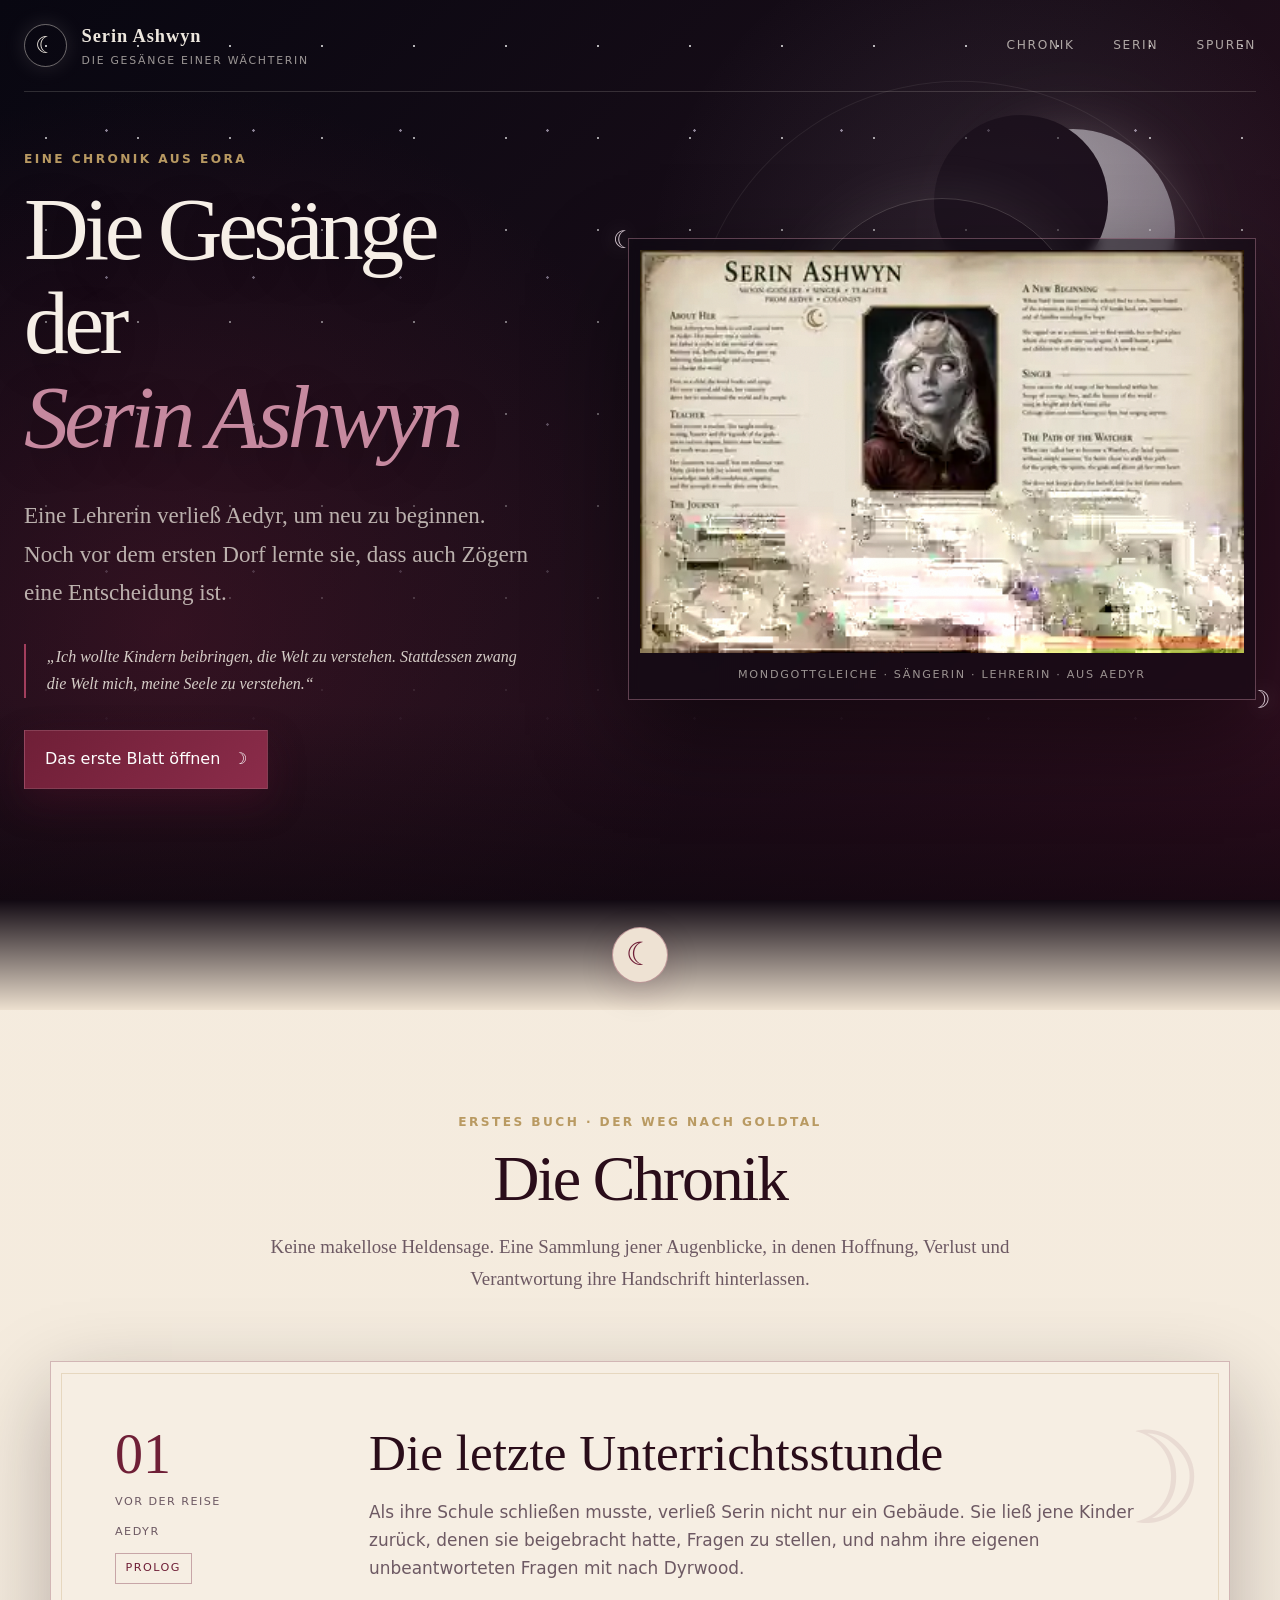
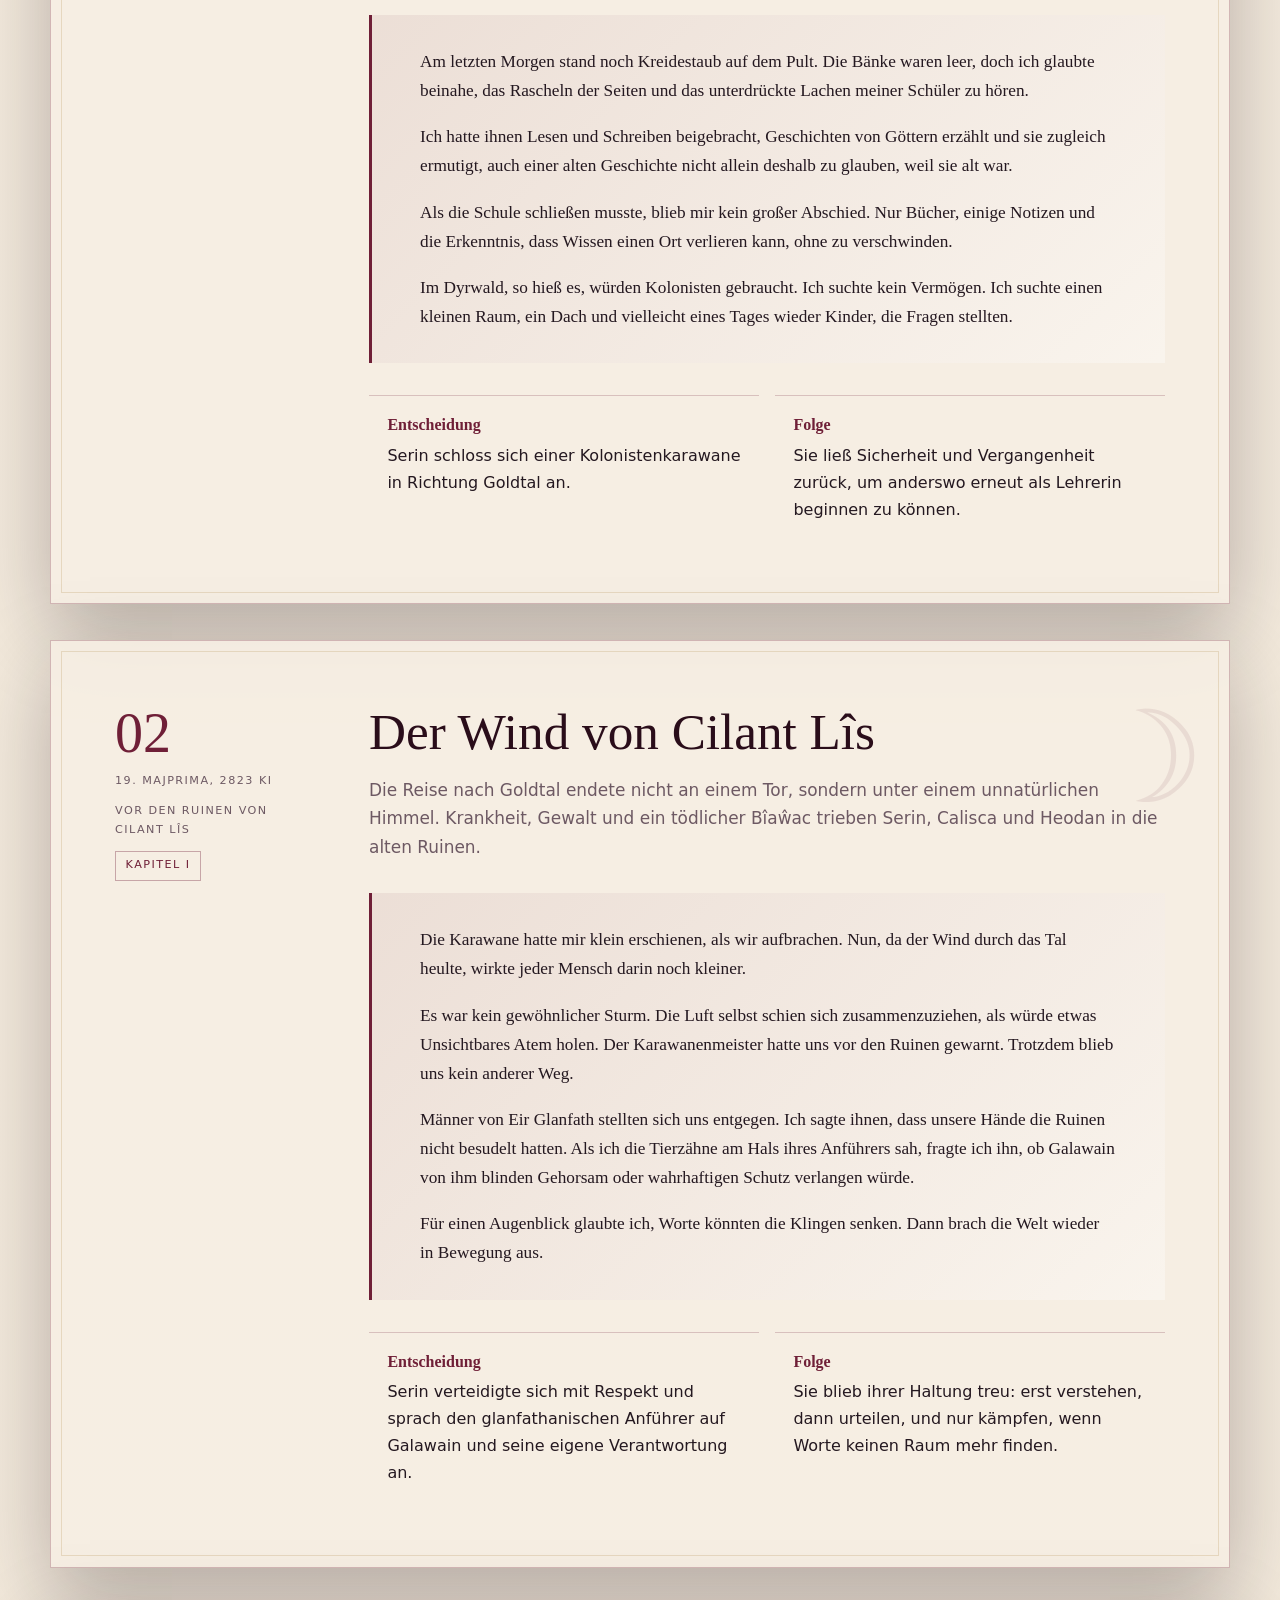
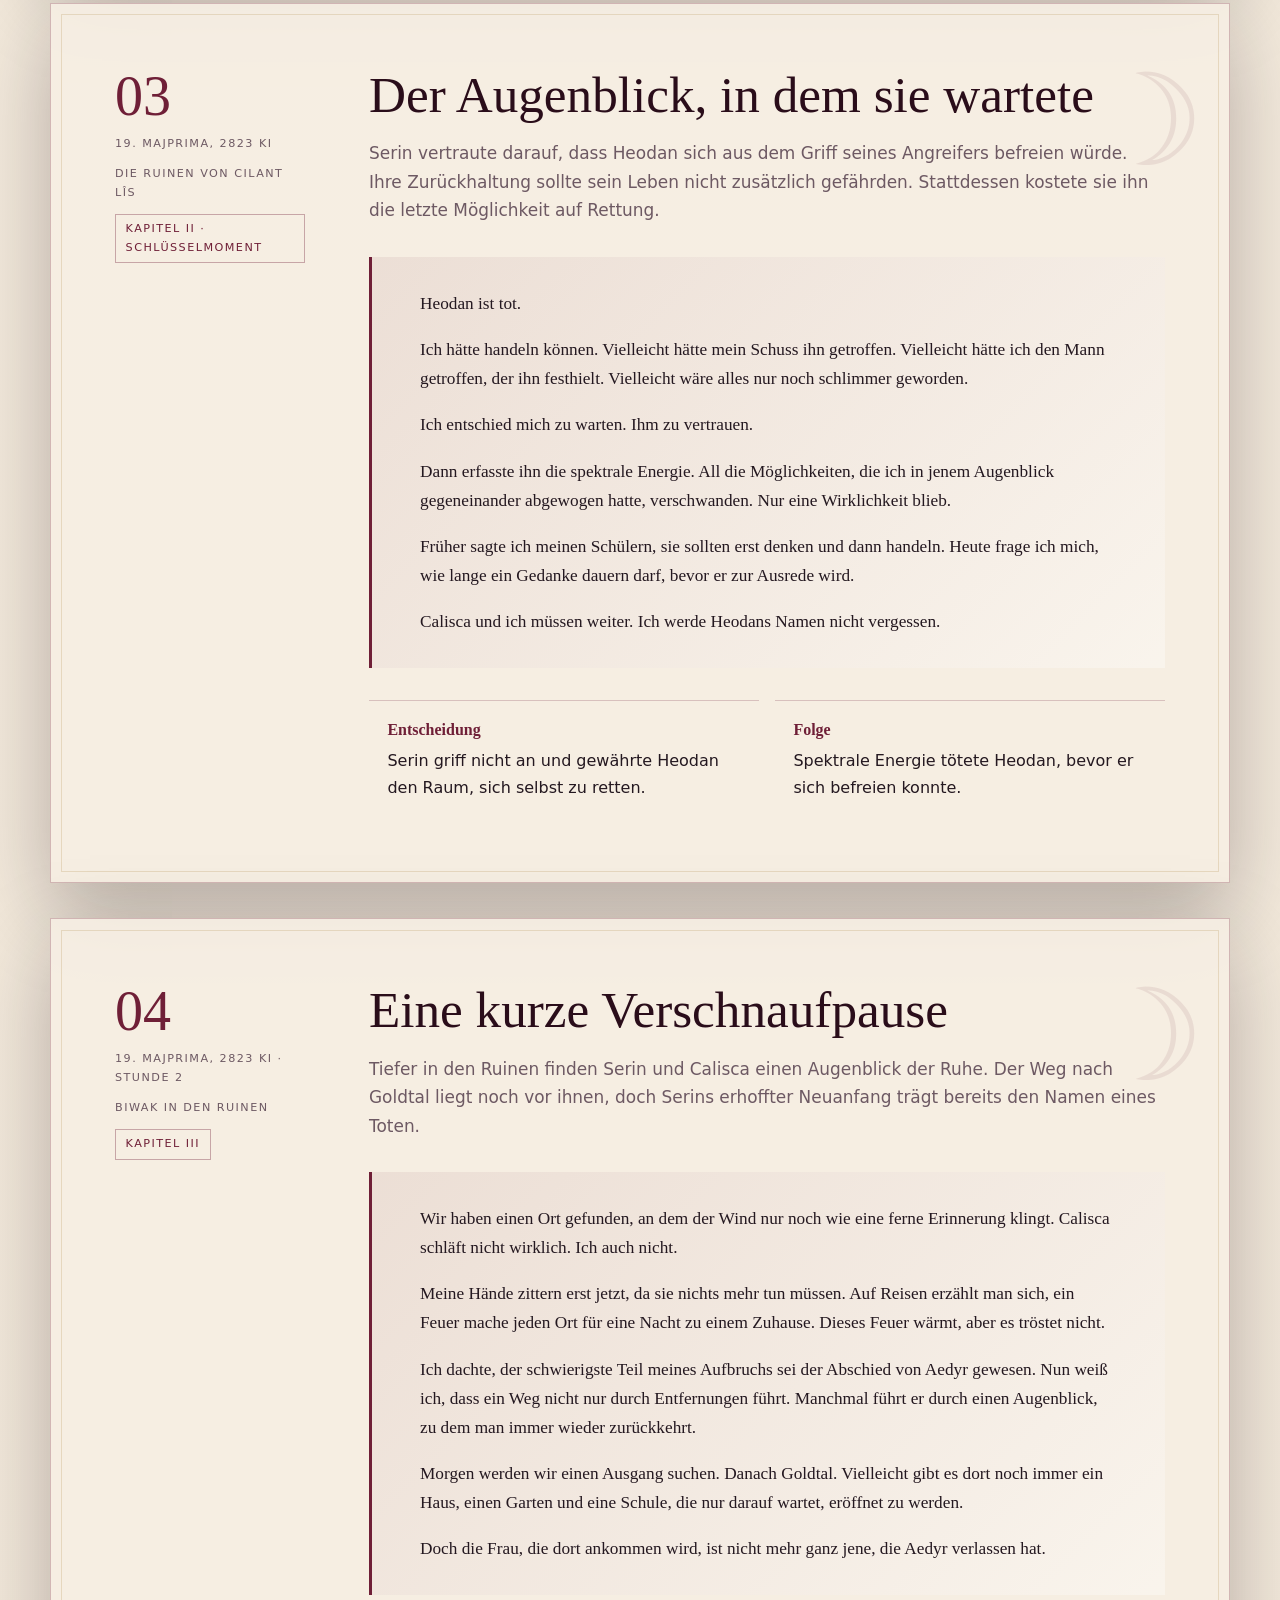
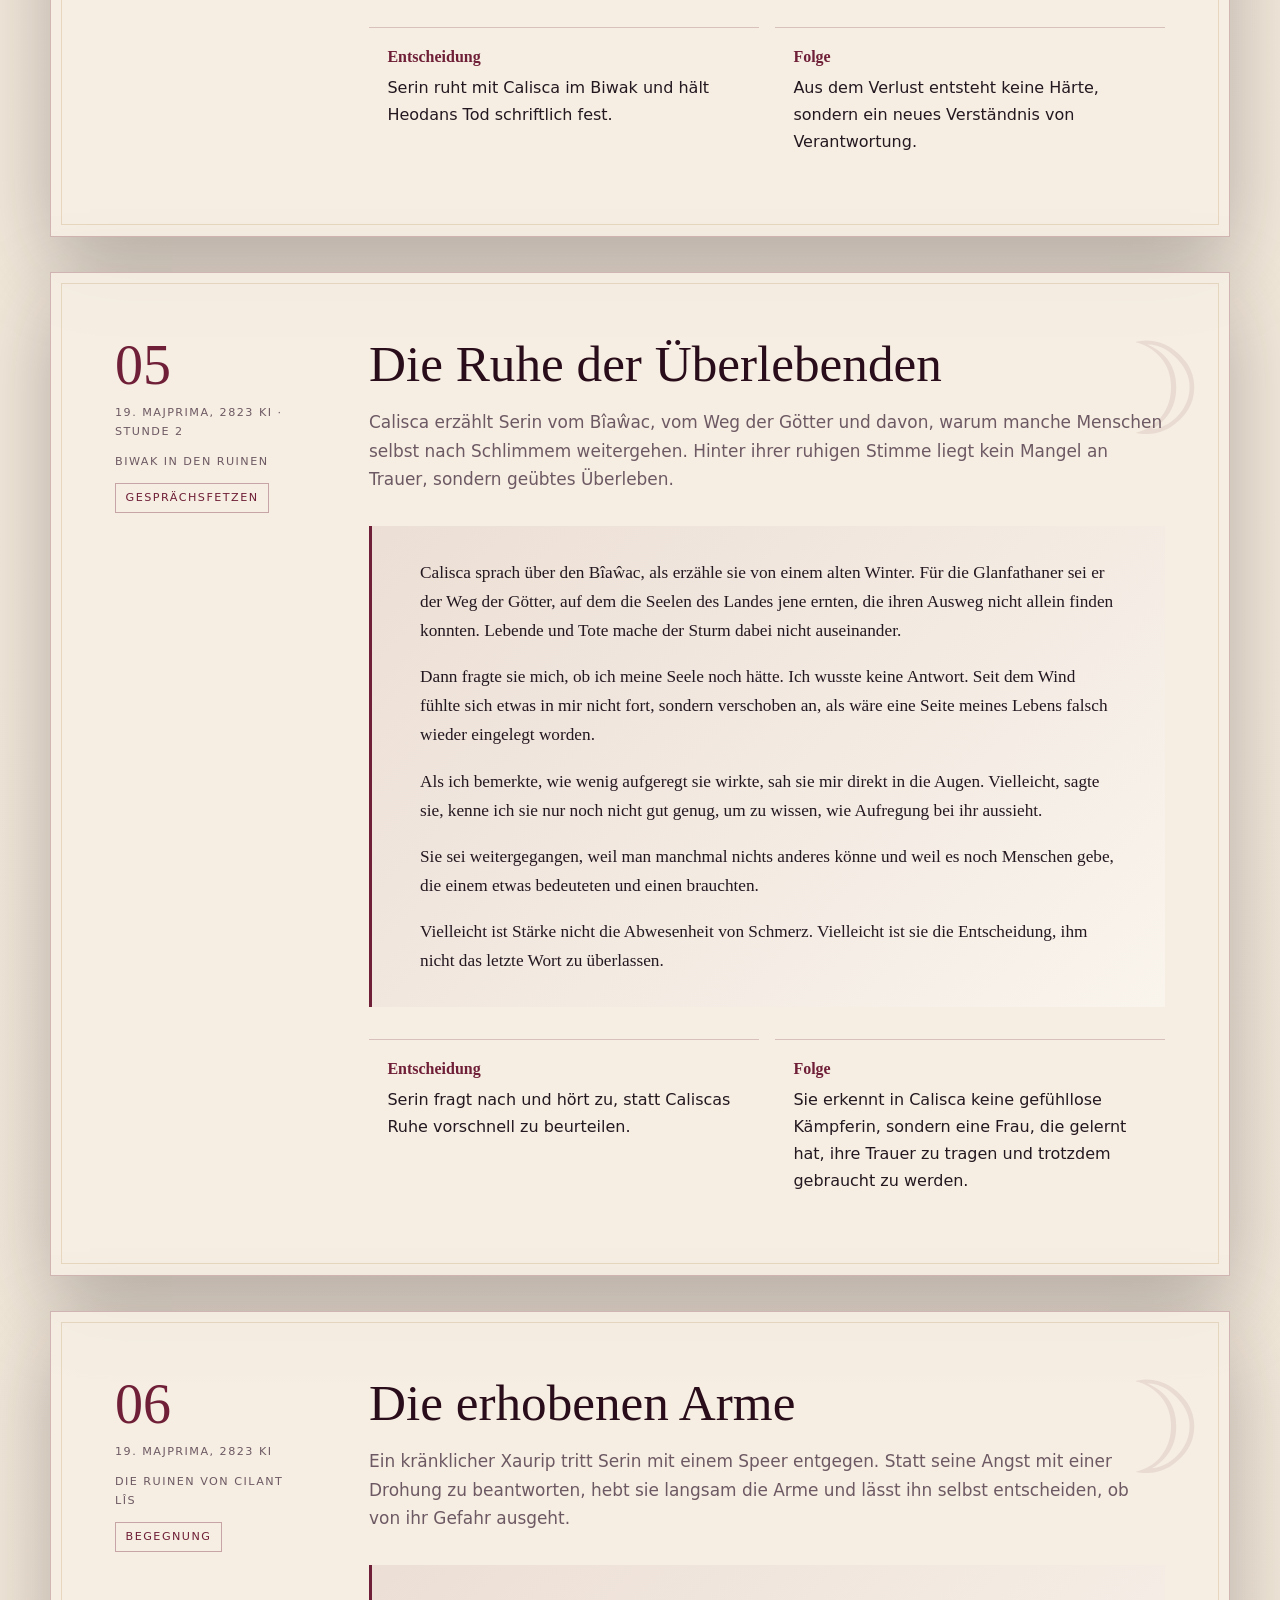
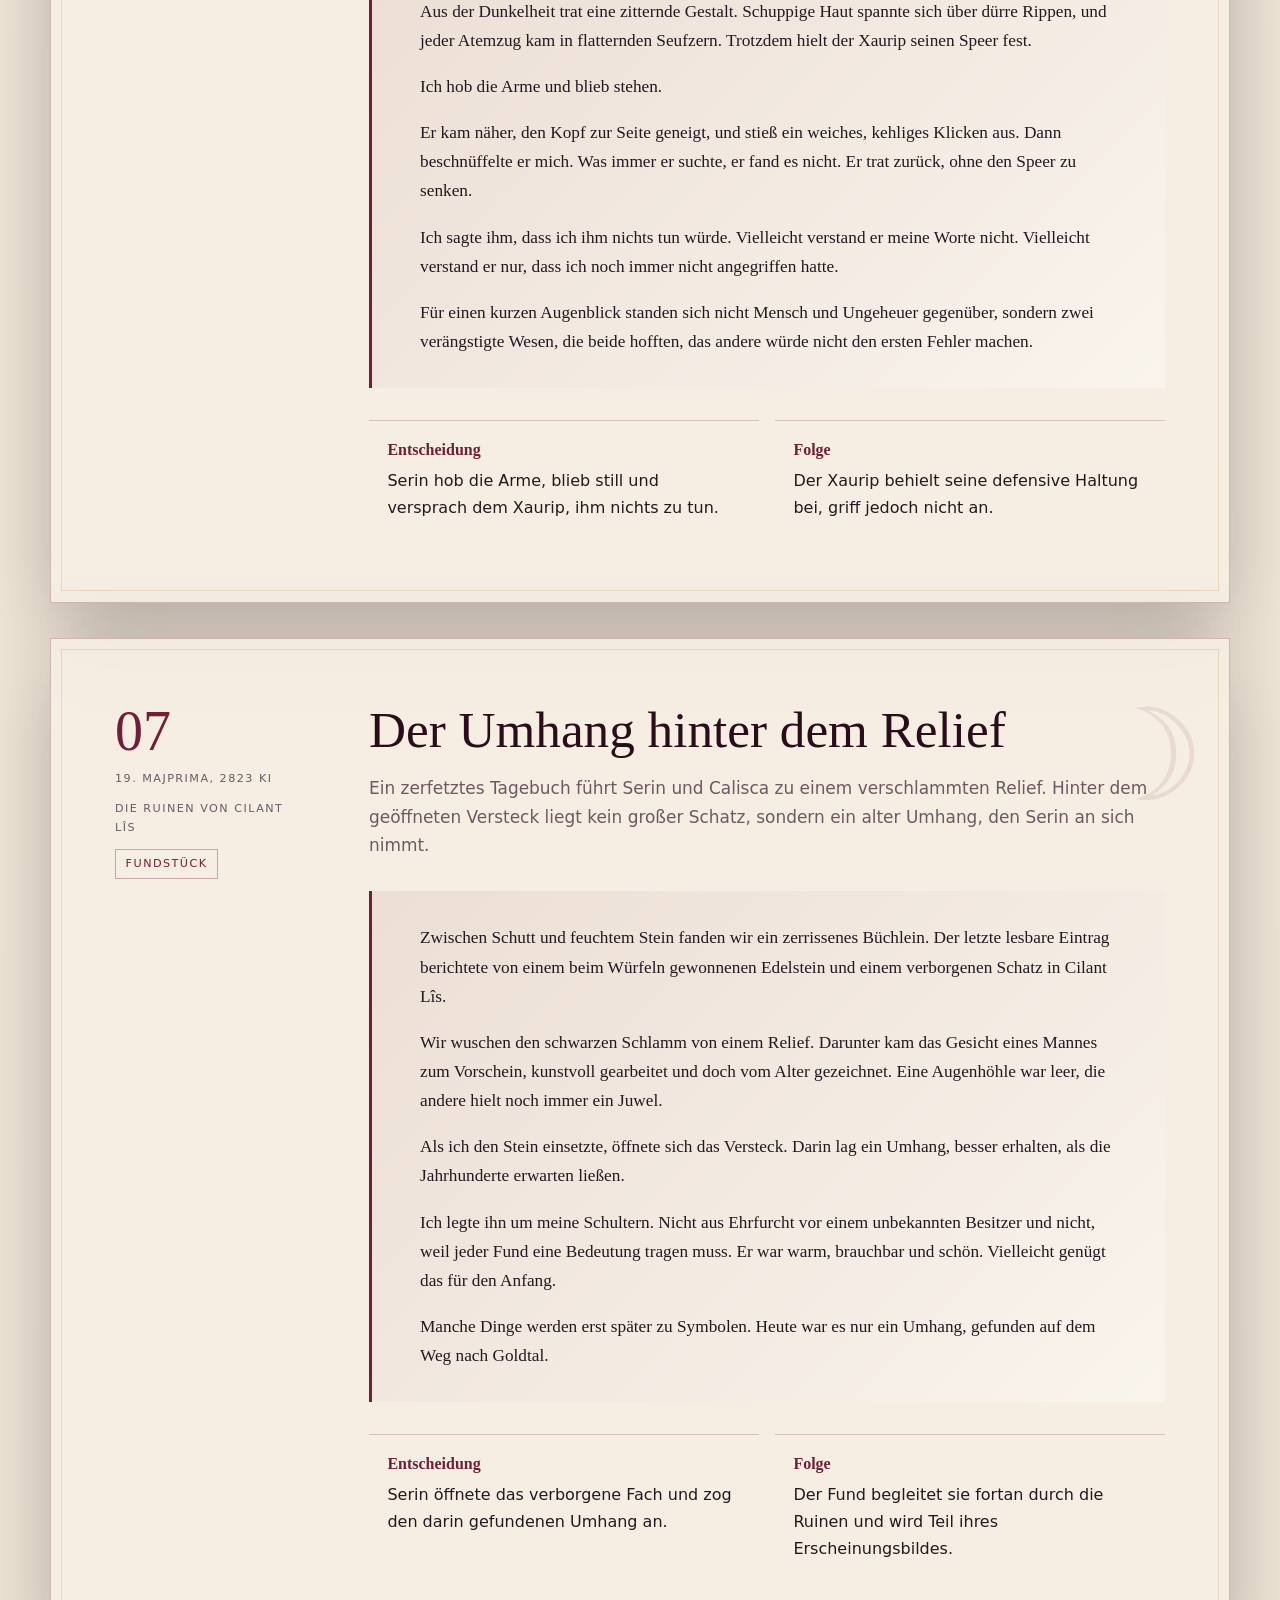
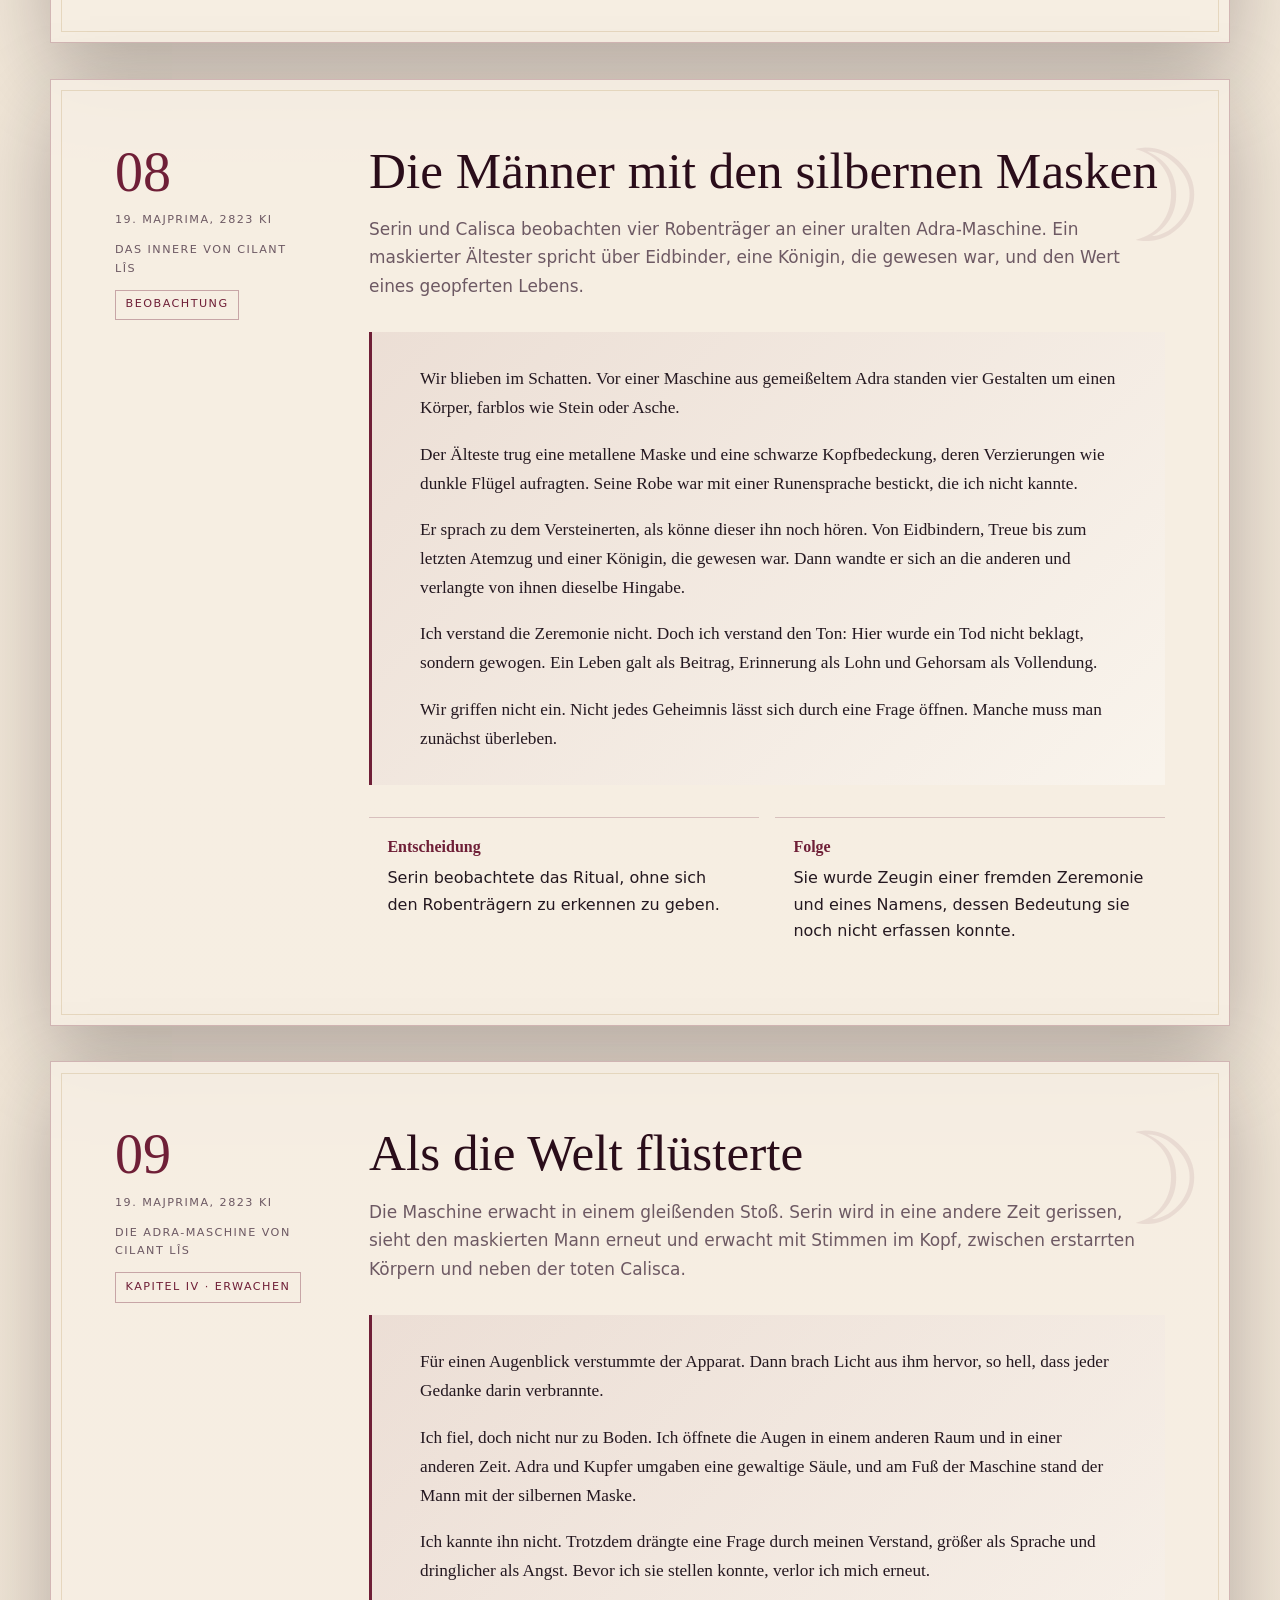
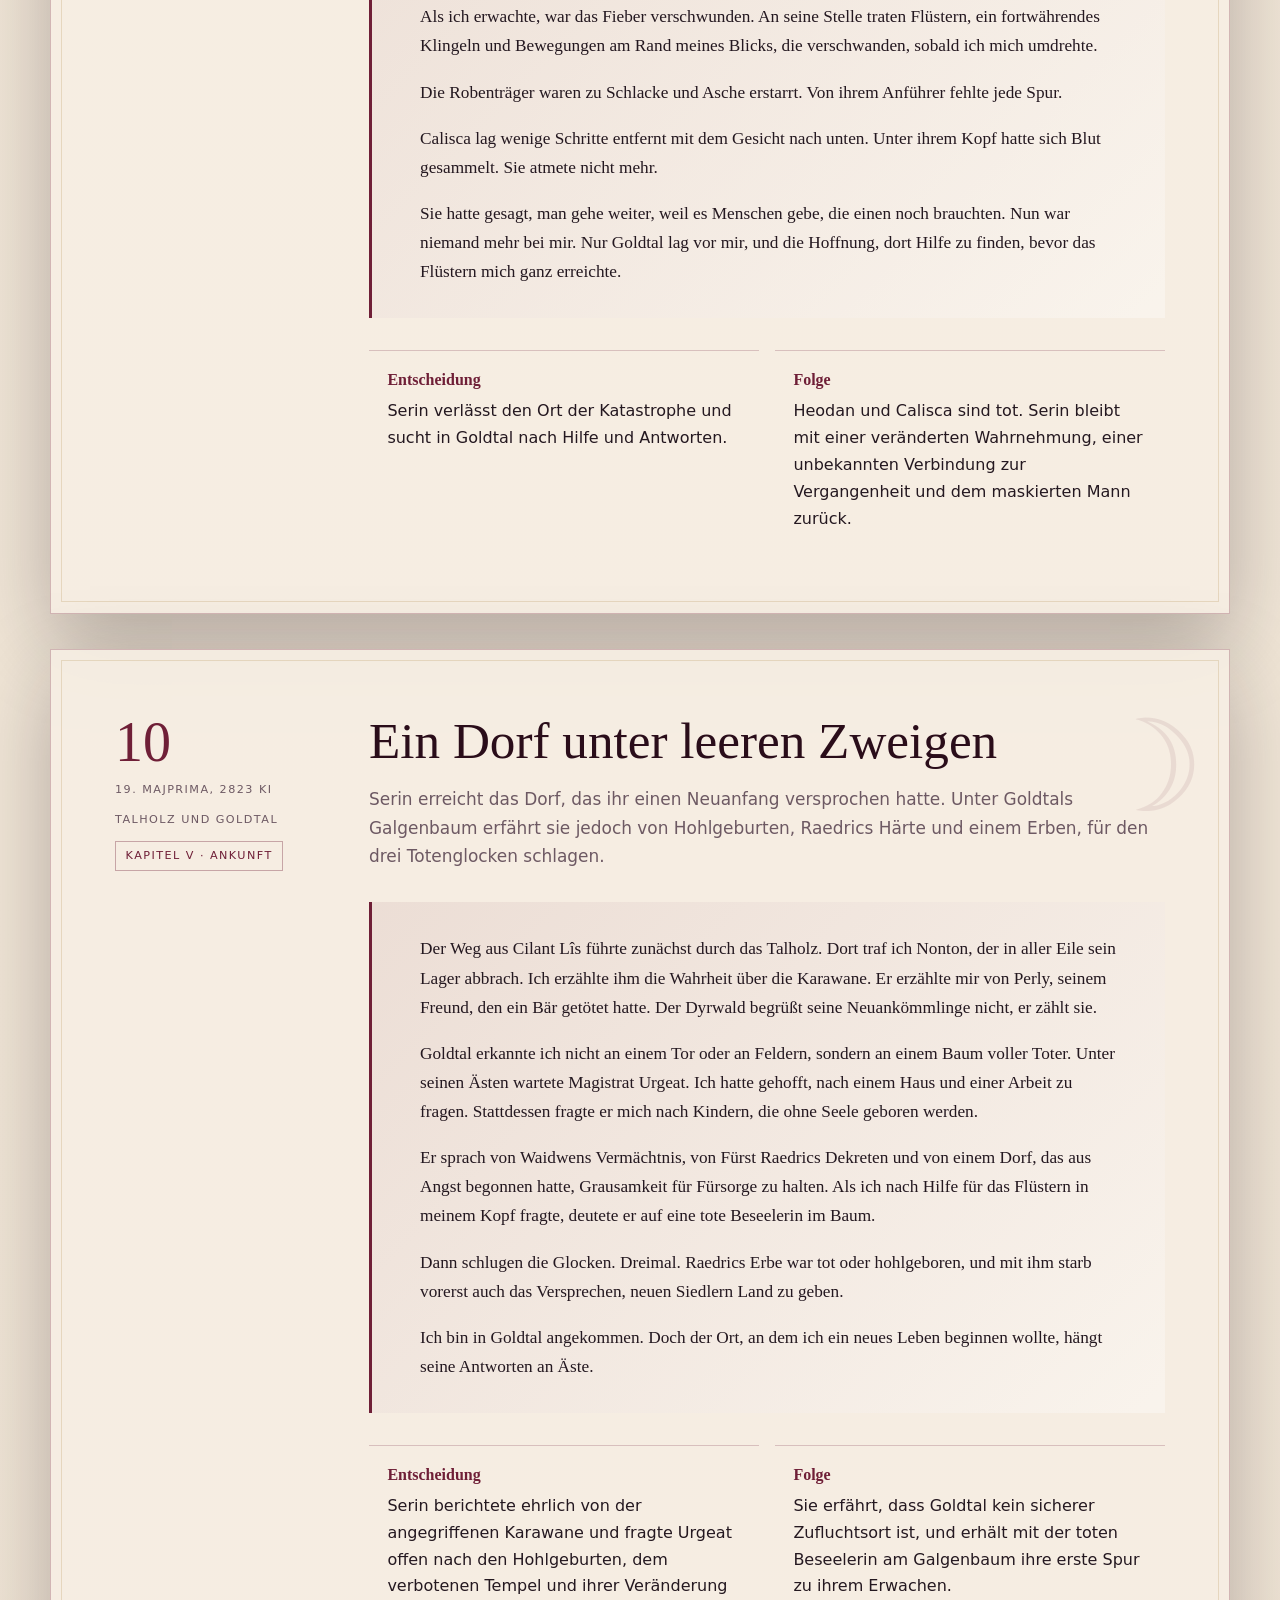
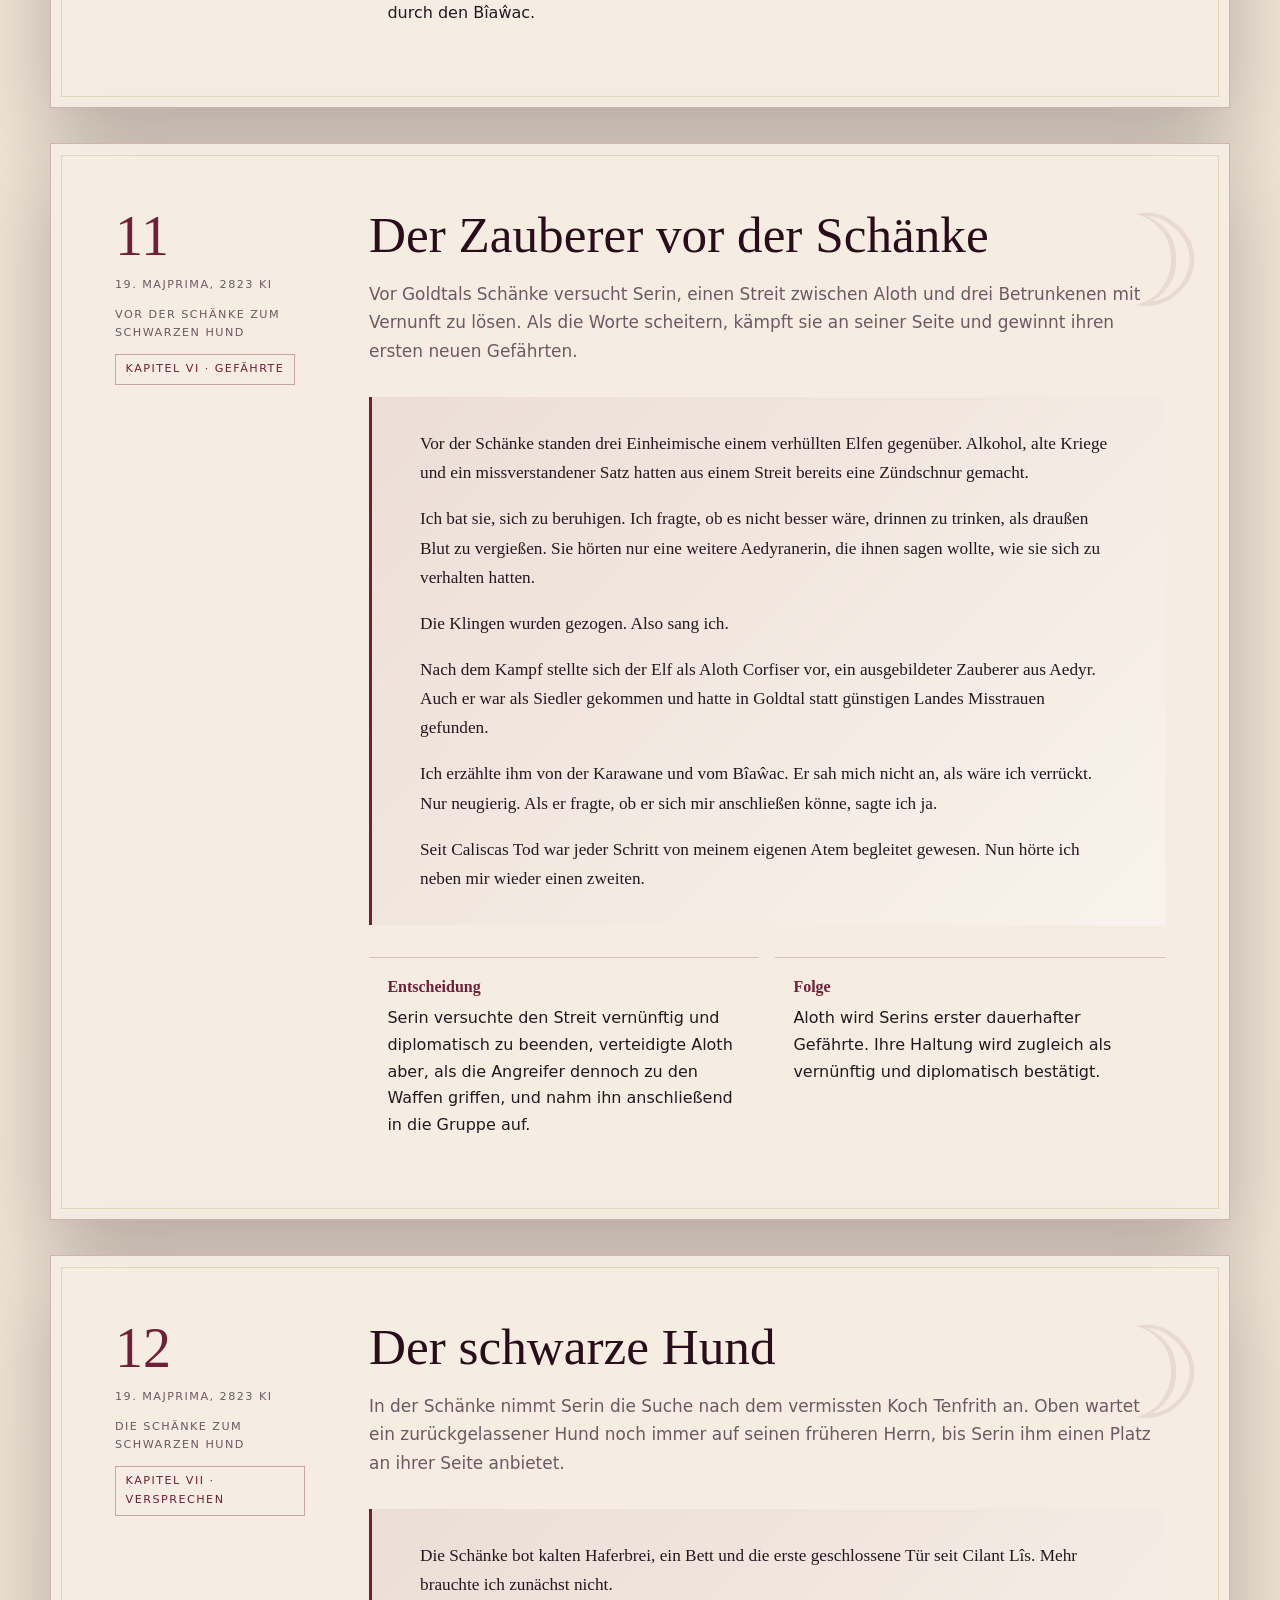
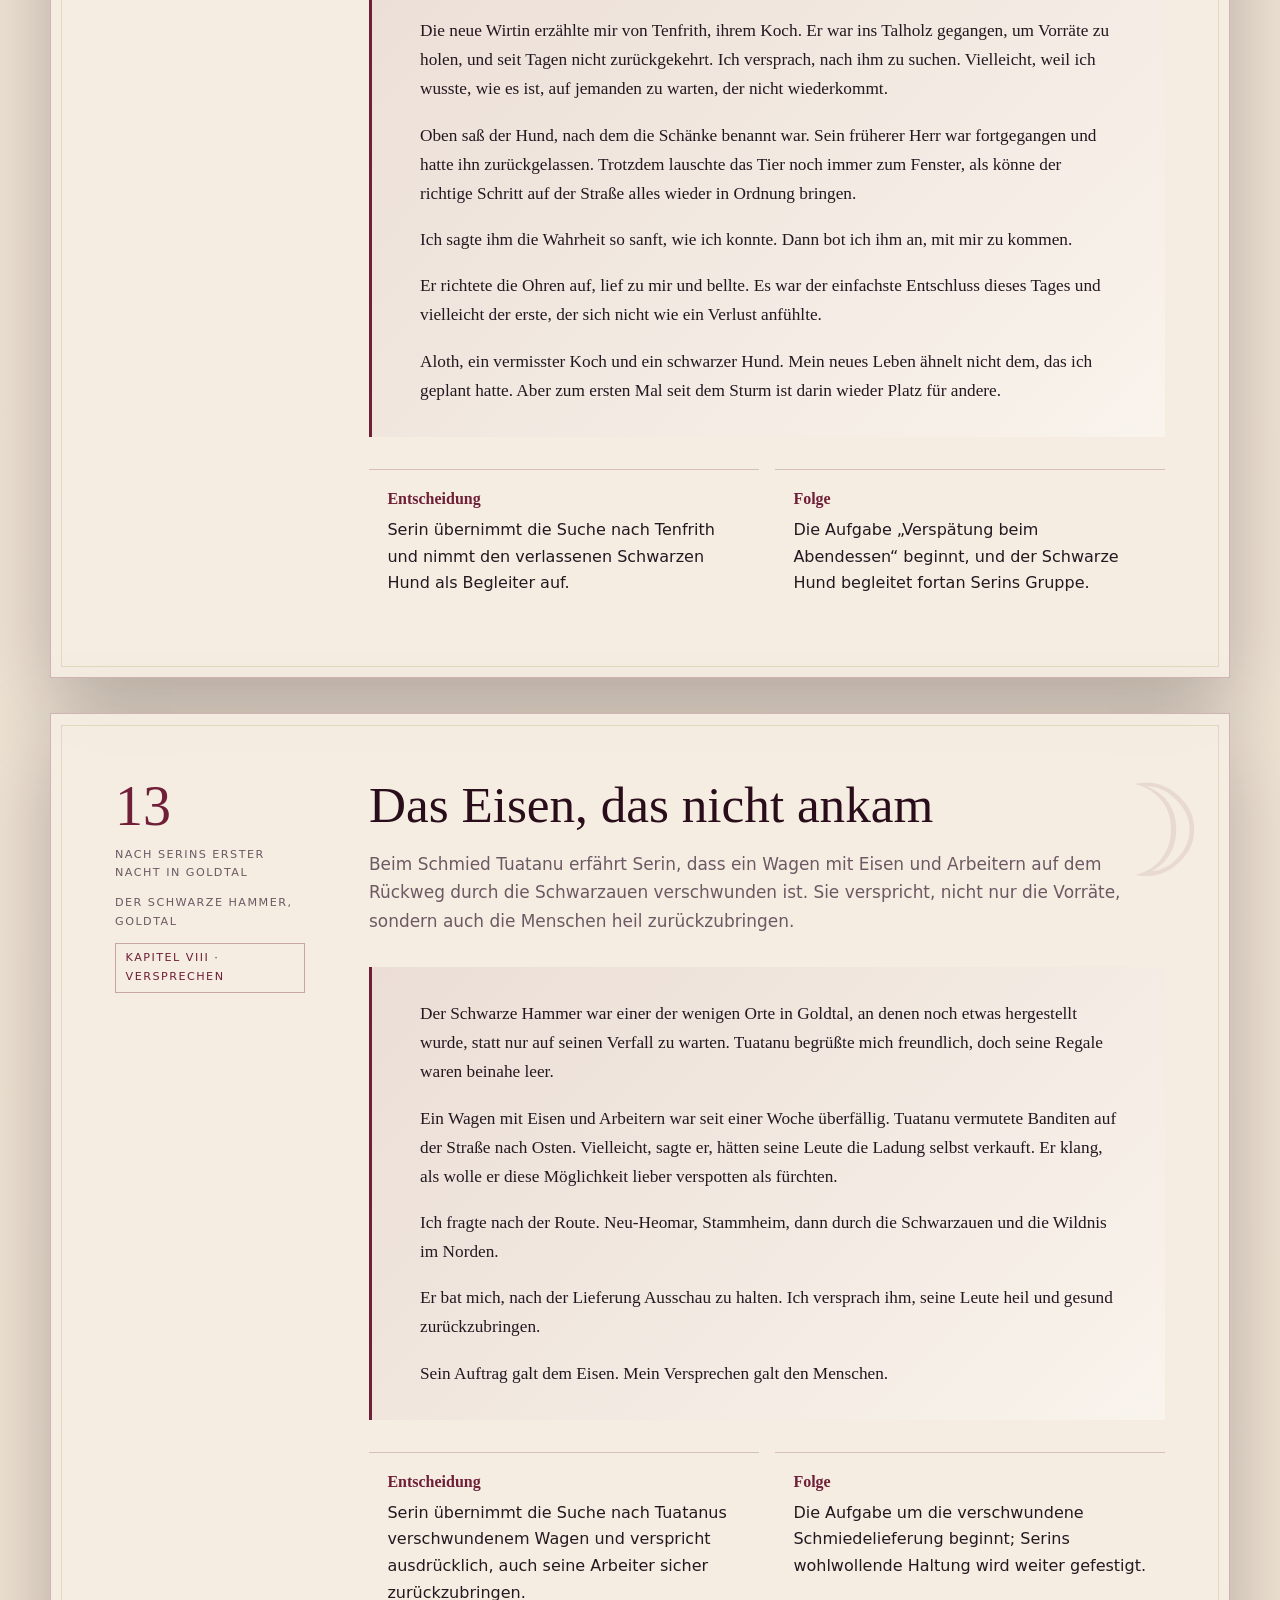
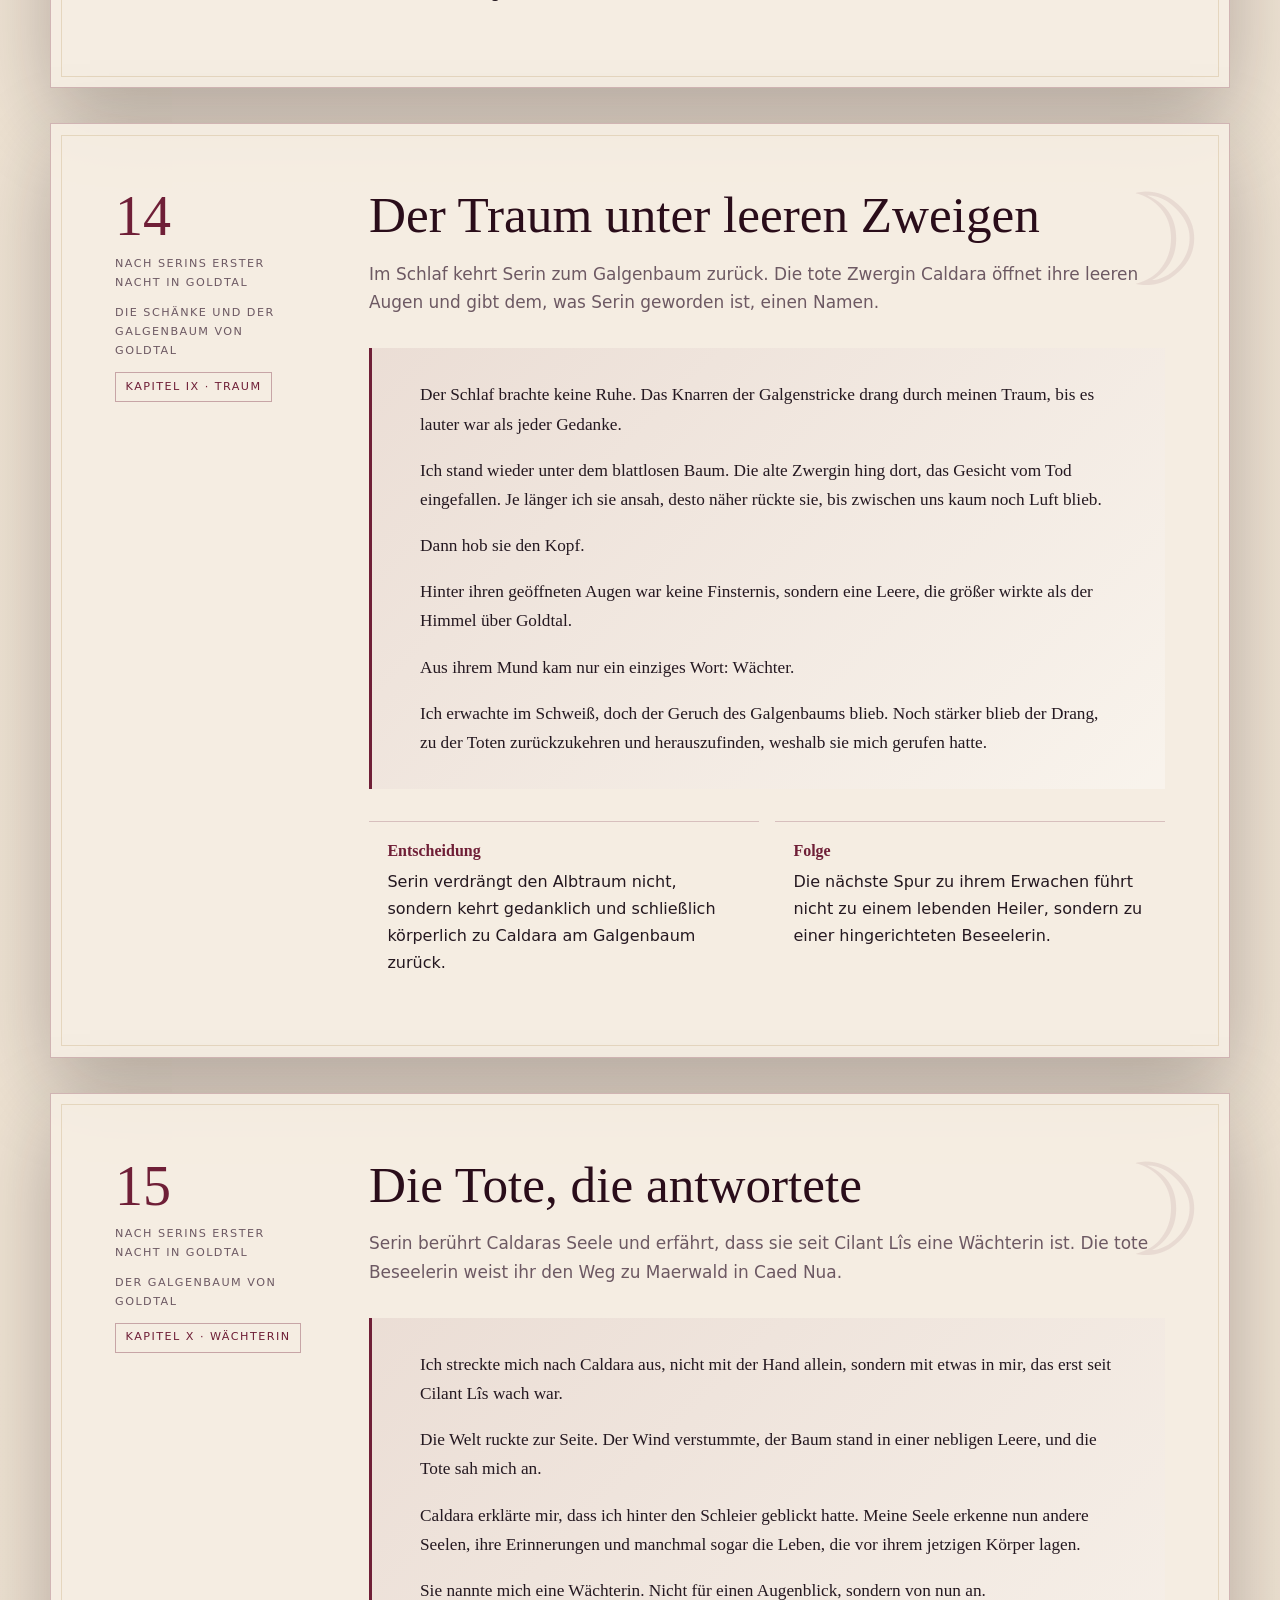
<file: index.html>
<!doctype html>
<html lang="de">
<head>
  <meta charset="utf-8">
  <meta name="viewport" content="width=device-width, initial-scale=1">
  <meta name="description" content="Die Gesänge der Serin Ashwyn – ein mondbeschienenes Webtagebuch zu Pillars of Eternity.">
  <meta name="theme-color" content="#240d18">
  <title>Die Gesänge der Serin Ashwyn</title>
  <link rel="stylesheet" href="./styles.css">
  <script src="./app.js" defer></script>
</head>
<body>
  <a class="skip-link" href="#chronik">Zur Chronik springen</a>

  <header class="site-header">
    <a class="brand" href="#top" aria-label="Zur Startseite">
      <span class="brand-mark" aria-hidden="true">☾</span>
      <span><strong>Serin Ashwyn</strong><small>Die Gesänge einer Wächterin</small></span>
    </a>
    <nav aria-label="Hauptnavigation">
      <a href="#chronik">Chronik</a>
      <a href="#serin">Serin</a>
      <a href="#entscheidungen">Spuren</a>
    </nav>
  </header>

  <main id="top">
    <section class="hero" aria-labelledby="hero-title">
      <div class="stars" aria-hidden="true"></div>
      <div class="moon-orbit" aria-hidden="true"><span class="moon"></span><span class="orbit-line"></span></div>
      <div class="hero-copy">
        <p class="eyebrow">Eine Chronik aus Eora</p>
        <h1 id="hero-title">Die Gesänge der<br><em>Serin Ashwyn</em></h1>
        <p class="lede">Eine Lehrerin verließ Aedyr, um neu zu beginnen. Noch vor dem ersten Dorf lernte sie, dass auch Zögern eine Entscheidung ist.</p>
        <blockquote>„Ich wollte Kindern beibringen, die Welt zu verstehen. Stattdessen zwang die Welt mich, meine Seele zu verstehen.“</blockquote>
        <a class="primary-action" href="#chronik">Das erste Blatt öffnen <span aria-hidden="true">☽</span></a>
      </div>
      <figure class="hero-portrait">
        <div class="portrait-halo" aria-hidden="true"></div>
        <img src="./assets/serin-ashwyn-character-sheet.svg" alt="Charakterblatt von Serin Ashwyn mit Porträt, Herkunft, Überzeugungen und Zielen">
        <figcaption>Mondgottgleiche · Sängerin · Lehrerin · aus Aedyr</figcaption>
      </figure>
    </section>

    <div class="moon-divider" aria-hidden="true"><span>☾</span></div>

    <section class="chapter-intro" id="chronik" aria-labelledby="chronik-title">
      <p class="eyebrow">Erstes Buch · Der Weg nach Goldtal</p>
      <h2 id="chronik-title">Die Chronik</h2>
      <p>Keine makellose Heldensage. Eine Sammlung jener Augenblicke, in denen Hoffnung, Verlust und Verantwortung ihre Handschrift hinterlassen.</p>
    </section>

    <section class="timeline" aria-live="polite">
      <div id="entries" class="entries-grid"><article class="entry-card loading-card"><p>Die Seiten der Chronik werden geöffnet …</p></article></div>
    </section>

    <section class="profile-section" id="serin" aria-labelledby="serin-title">
      <div class="profile-moon" aria-hidden="true">☽</div>
      <div class="section-heading">
        <p class="eyebrow">Unter rotem Tuch und kaltem Mondlicht</p>
        <h2 id="serin-title">Serin Ashwyn</h2>
      </div>
      <div id="profile" class="profile-grid"><p>Serins Aufzeichnungen werden geladen …</p></div>
    </section>

    <section class="decision-section" id="entscheidungen" aria-labelledby="decision-title">
      <div class="decision-copy">
        <p class="eyebrow">Narben im Denken</p>
        <h2 id="decision-title">Was die Wächterin verändert</h2>
        <p>Serin beginnt ihre Reise mit Vertrauen in Vernunft, Mitgefühl und die Kraft der Worte. Die Chronik hält fest, was davon bleibt und was neu geboren wird.</p>
      </div>
      <div id="decision-ledger" class="decision-ledger" aria-live="polite"></div>
    </section>
  </main>

  <footer>
    <span class="footer-mark" aria-hidden="true">☾</span>
    <p><strong>Die Gesänge der Serin Ashwyn</strong><br>Eine persönliche Chronik aus <em>Pillars of Eternity</em>.</p>
    <a href="https://github.com/alexmondragonwrites-glitch/Pillars-Chronik">Quellchronik auf GitHub</a>
  </footer>
</body>
</html>
</file>
<file: styles.css>
:root {
  --ink: #241820;
  --ink-soft: #6d5963;
  --wine: #6f1f37;
  --wine-deep: #2a0d1a;
  --wine-bright: #a33e5d;
  --moon: #eee8df;
  --silver: #c9c3d1;
  --gold: #b99a62;
  --paper: #f4ecdf;
  --paper-deep: #dfcfba;
  --night: #090812;
  --night-soft: #17111f;
  --line: rgba(111, 31, 55, .24);
  --shadow: 0 28px 80px rgba(18, 7, 16, .28);
  --serif: Georgia, "Times New Roman", serif;
  --sans: Inter, ui-sans-serif, system-ui, -apple-system, BlinkMacSystemFont, "Segoe UI", sans-serif;
}
* { box-sizing: border-box; }
html { scroll-behavior: smooth; }
body {
  margin: 0;
  color: var(--ink);
  background:
    radial-gradient(circle at 18% 0%, rgba(163,62,93,.13), transparent 28rem),
    linear-gradient(180deg, #f5ecdf 0%, #e7d7c3 100%);
  font-family: var(--sans);
  line-height: 1.68;
}
body::before {
  content: "";
  position: fixed;
  inset: 0;
  pointer-events: none;
  opacity: .14;
  background-image: url("data:image/svg+xml,%3Csvg xmlns='http://www.w3.org/2000/svg' width='130' height='130'%3E%3Cfilter id='n'%3E%3CfeTurbulence type='fractalNoise' baseFrequency='.78' numOctaves='3' stitchTiles='stitch'/%3E%3C/filter%3E%3Crect width='100%25' height='100%25' filter='url(%23n)' opacity='.24'/%3E%3C/svg%3E");
  mix-blend-mode: multiply;
  z-index: 20;
}
a { color: inherit; }
img { max-width: 100%; display: block; }
.skip-link { position: fixed; top: 1rem; left: 1rem; transform: translateY(-200%); background: var(--wine); color: white; padding: .7rem 1rem; z-index: 100; }
.skip-link:focus { transform: translateY(0); }
.site-header {
  position: absolute;
  z-index: 10;
  top: 0; left: 50%; transform: translateX(-50%);
  width: min(1420px, calc(100% - 3rem));
  min-height: 92px;
  display: flex; align-items: center; justify-content: space-between; gap: 2rem;
  border-bottom: 1px solid rgba(238,232,223,.16);
  color: var(--moon);
}
.brand { display: inline-flex; align-items: center; gap: .9rem; text-decoration: none; }
.brand-mark,.footer-mark { width: 2.7rem; aspect-ratio: 1; display: grid; place-items: center; border: 1px solid rgba(238,232,223,.44); border-radius: 50%; color: var(--moon); font-size: 1.45rem; box-shadow: 0 0 22px rgba(238,232,223,.12); }
.brand strong { display: block; font-family: var(--serif); font-size: 1.15rem; letter-spacing: .05em; }
.brand small { display: block; color: rgba(238,232,223,.64); font-size: .68rem; text-transform: uppercase; letter-spacing: .16em; }
nav { display: flex; gap: clamp(1rem,3vw,2.5rem); }
nav a { color: rgba(238,232,223,.7); text-decoration: none; text-transform: uppercase; letter-spacing: .14em; font-size: .76rem; }
nav a:hover,nav a:focus-visible { color: white; }
main { overflow: hidden; }
.hero {
  min-height: 100svh;
  position: relative;
  display: grid;
  grid-template-columns: minmax(0,.9fr) minmax(500px,1.1fr);
  align-items: center;
  gap: clamp(3rem,7vw,8rem);
  padding: clamp(8rem,11vw,11rem) max(1.5rem,calc((100vw - 1420px)/2)) clamp(5rem,8vw,8rem);
  color: var(--moon);
  background:
    radial-gradient(circle at 78% 30%, rgba(197,190,211,.12), transparent 22rem),
    radial-gradient(circle at 13% 70%, rgba(111,31,55,.34), transparent 34rem),
    linear-gradient(135deg, #080711 0%, #190d18 52%, #340f21 100%);
}
.hero::after { content:""; position:absolute; inset:auto 0 0; height:22%; background:linear-gradient(180deg,transparent,rgba(4,3,8,.52)); pointer-events:none; }
.stars { position:absolute; inset:0; opacity:.75; background-image:radial-gradient(circle,#fff 0 1px,transparent 1.5px),radial-gradient(circle,#d7cce5 0 1px,transparent 1.5px); background-size:92px 92px,147px 147px; background-position:0 0,33px 57px; mask-image:linear-gradient(to bottom,#000,transparent 86%); animation:drift 35s linear infinite; }
@keyframes drift { to { transform: translateY(35px); } }
.moon-orbit { position:absolute; width:min(42vw,620px); aspect-ratio:1; right:4vw; top:9vh; opacity:.55; pointer-events:none; }
.moon { position:absolute; width:38%; aspect-ratio:1; border-radius:50%; right:10%; top:9%; background:radial-gradient(circle at 35% 30%,#fff,#d8d2dc 62%,#a49aaa); box-shadow:0 0 45px rgba(238,232,223,.26),0 0 110px rgba(238,232,223,.12); }
.moon::after { content:""; position:absolute; width:85%; aspect-ratio:1; border-radius:50%; left:-18%; top:-7%; background:#150b17; }
.orbit-line { position:absolute; inset:0; border:1px solid rgba(238,232,223,.14); border-radius:50%; transform:rotate(-12deg); }
.hero-copy,.hero-portrait { position:relative; z-index:2; }
.eyebrow { margin:0 0 .75rem; color:var(--gold); font-weight:800; font-size:.76rem; text-transform:uppercase; letter-spacing:.2em; }
h1,h2,h3 { margin-top:0; font-family:var(--serif); font-weight:500; line-height:1.05; }
h1 { margin-bottom:0; color:#f7f0e8; font-size:clamp(3.4rem,7vw,7.4rem); letter-spacing:-.05em; text-shadow:0 10px 40px rgba(0,0,0,.28); }
h1 em { color:#c78aa0; font-weight:500; }
.lede { max-width:42rem; margin:2rem 0 1.5rem; color:rgba(238,232,223,.75); font-family:var(--serif); font-size:clamp(1.15rem,1.8vw,1.58rem); }
.hero blockquote { max-width:38rem; margin:2rem 0; padding-left:1.3rem; border-left:2px solid var(--wine-bright); color:rgba(238,232,223,.88); font-family:var(--serif); font-style:italic; }
.primary-action { display:inline-flex; align-items:center; gap:.8rem; padding:.95rem 1.25rem; background:linear-gradient(135deg,var(--wine),#8c2c4a); color:white; text-decoration:none; border:1px solid rgba(255,255,255,.13); box-shadow:0 14px 35px rgba(86,17,43,.34); transition:.2s ease; }
.primary-action:hover,.primary-action:focus-visible { transform:translateY(-2px); box-shadow:0 18px 45px rgba(86,17,43,.46); }
.hero-portrait { margin:0; padding:.7rem; background:rgba(12,8,16,.5); border:1px solid rgba(199,138,160,.42); box-shadow:0 35px 90px rgba(0,0,0,.42); backdrop-filter:blur(6px); }
.hero-portrait::before,.hero-portrait::after { content:"☾"; position:absolute; z-index:3; color:#d7c8d2; font-size:1.5rem; text-shadow:0 0 18px rgba(255,255,255,.3); }
.hero-portrait::before { top:-1.2rem; left:-1rem; }
.hero-portrait::after { right:-1rem; bottom:-1.2rem; transform:rotate(180deg); }
.hero-portrait img { width:100%; height:auto; filter:saturate(.82) contrast(1.03); }
.hero-portrait figcaption { padding:.8rem .35rem .2rem; color:rgba(238,232,223,.62); text-align:center; text-transform:uppercase; letter-spacing:.15em; font-size:.7rem; }
.portrait-halo { position:absolute; width:46%; aspect-ratio:1; border:1px solid rgba(238,232,223,.18); border-radius:50%; top:-9%; left:27%; box-shadow:0 0 55px rgba(238,232,223,.09); }
.moon-divider { height:110px; display:grid; place-items:center; color:var(--wine); font-size:2rem; background:linear-gradient(180deg,#110912 0%,#ede0cf 100%); }
.moon-divider span { width:3.5rem; aspect-ratio:1; display:grid; place-items:center; border:1px solid rgba(111,31,55,.38); border-radius:50%; background:#eee2d3; box-shadow:0 10px 35px rgba(54,17,35,.16); }
.chapter-intro { width:min(820px,calc(100% - 3rem)); margin:0 auto; padding:clamp(4rem,8vw,8rem) 0 3rem; text-align:center; }
h2 { margin:.2rem 0 1.1rem; color:var(--wine-deep); font-size:clamp(2.8rem,5vw,5.3rem); letter-spacing:-.035em; }
.chapter-intro>p:last-child,.decision-copy>p:last-child { color:var(--ink-soft); font-family:var(--serif); font-size:1.18rem; }
.timeline { width:min(1180px,calc(100% - 3rem)); margin:0 auto; padding-bottom:clamp(5rem,10vw,10rem); }
.entries-grid { display:grid; gap:2.2rem; }
.entry-card { position:relative; display:grid; grid-template-columns:190px 1fr; gap:clamp(2rem,5vw,5rem); padding:clamp(2rem,5vw,4.8rem); background:rgba(247,239,228,.9); border:1px solid rgba(111,31,55,.27); box-shadow:var(--shadow); overflow:hidden; }
.entry-card::before { content:"☽"; position:absolute; right:1.5rem; top:.7rem; color:rgba(111,31,55,.09); font-size:8rem; font-family:var(--serif); }
.entry-card::after { content:""; position:absolute; inset:.65rem; border:1px solid rgba(185,154,98,.28); pointer-events:none; }
.entry-meta,.entry-body { position:relative; z-index:1; }
.entry-number { display:block; color:var(--wine); font-family:var(--serif); font-size:3.5rem; line-height:1; }
.entry-date,.entry-location,.entry-tag { display:block; margin-top:.7rem; color:var(--ink-soft); font-size:.7rem; text-transform:uppercase; letter-spacing:.13em; }
.entry-tag { display:inline-block; padding:.3rem .6rem; border:1px solid rgba(111,31,55,.35); color:var(--wine); }
.entry-body h3 { margin:0 0 1.1rem; color:var(--wine-deep); font-size:clamp(2rem,4vw,3.9rem); }
.entry-summary { color:var(--ink-soft); font-size:1.06rem; }
.journal { margin:2rem 0; padding:2rem clamp(1.25rem,4vw,3rem); background:linear-gradient(135deg,rgba(111,31,55,.075),rgba(255,255,255,.36)); border-left:3px solid var(--wine); font-family:var(--serif); font-size:1.08rem; }
.journal p:first-child { margin-top:0; } .journal p:last-child { margin-bottom:0; }
.consequence { display:grid; grid-template-columns:repeat(2,minmax(0,1fr)); gap:1rem; }
.consequence div { padding:1rem 1.15rem; border-top:1px solid rgba(111,31,55,.22); }
.consequence strong { display:block; margin-bottom:.25rem; color:var(--wine); font-family:var(--serif); }
.loading-card { display:block; text-align:center; color:var(--ink-soft); }
.profile-section { position:relative; padding:clamp(5rem,10vw,10rem) max(1.5rem,calc((100vw - 1180px)/2)); color:var(--moon); background:radial-gradient(circle at 82% 18%,rgba(205,197,217,.15),transparent 25rem),radial-gradient(circle at 10% 80%,rgba(128,35,66,.34),transparent 35rem),linear-gradient(135deg,#090812,#24101e 58%,#3a1025); overflow:hidden; }
.profile-section::before { content:""; position:absolute; inset:0; background-image:radial-gradient(circle,rgba(255,255,255,.5) 0 1px,transparent 1.4px); background-size:120px 120px; opacity:.18; }
.profile-section>* { position:relative; z-index:1; }
.profile-moon { position:absolute; z-index:0; right:4%; top:1%; color:rgba(238,232,223,.05); font-size:min(42vw,34rem); line-height:1; }
.profile-section h2 { color:#f5edf0; }
.section-heading { max-width:720px; margin-bottom:3rem; }
.profile-grid { display:grid; grid-template-columns:1.05fr .95fr; gap:clamp(2rem,6vw,6rem); }
.profile-story { color:rgba(238,232,223,.79); font-family:var(--serif); font-size:1.16rem; }
.profile-story p:first-child::first-letter { float:left; margin:.1rem .55rem 0 0; color:#c78aa0; font-size:4.8rem; line-height:.75; }
.profile-story blockquote { margin:2rem 0 0; padding:1.3rem 1.5rem; border:1px solid rgba(199,138,160,.3); color:#f0dce4; font-style:italic; }
.profile-facts { display:grid; grid-template-columns:repeat(2,minmax(0,1fr)); gap:1rem; }
.fact-card { padding:1.3rem; border:1px solid rgba(199,138,160,.24); background:rgba(255,255,255,.035); backdrop-filter:blur(4px); }
.fact-card h3 { margin:0 0 .7rem; color:#d6a3b6; font-size:1.3rem; }
.fact-card p,.fact-card ul { color:rgba(238,232,223,.72); }
.fact-card ul { margin:0; padding-left:1.15rem; }
.fact-card li+li { margin-top:.45rem; }
.decision-section { width:min(1180px,calc(100% - 3rem)); margin:0 auto; padding:clamp(5rem,10vw,10rem) 0; }
.decision-copy { max-width:780px; margin-bottom:3rem; }
.decision-ledger { display:grid; gap:1rem; }
.decision-item { position:relative; padding:1.6rem 1.8rem 1.6rem 2.4rem; border-left:3px solid var(--wine); background:rgba(247,239,228,.64); box-shadow:0 12px 35px rgba(44,13,28,.08); }
.decision-item::before { content:"☾"; position:absolute; left:-.82rem; top:1.35rem; width:1.45rem; aspect-ratio:1; display:grid; place-items:center; border-radius:50%; background:var(--wine); color:white; font-size:.76rem; }
.decision-item header { display:flex; align-items:baseline; justify-content:space-between; gap:1.5rem; }
.decision-item h3 { margin:0; color:var(--wine-deep); font-size:1.55rem; }
.decision-item time { color:var(--ink-soft); font-size:.74rem; text-transform:uppercase; letter-spacing:.12em; }
.lesson { margin-bottom:0; color:var(--wine); font-family:var(--serif); font-style:italic; font-size:1.08rem; }
footer { display:flex; align-items:center; justify-content:center; gap:2rem; flex-wrap:wrap; padding:3rem 1.5rem; color:rgba(238,232,223,.72); background:#090812; text-align:center; }
footer .footer-mark { color:#d6a3b6; border-color:rgba(214,163,182,.35); }
footer a { color:#d6a3b6; }
@media (max-width:980px) { .hero { min-height:auto; grid-template-columns:1fr; padding-top:9rem; } .hero-portrait { max-width:760px; } .moon-orbit { width:72vw; right:-22vw; } .profile-grid { grid-template-columns:1fr; } }
@media (max-width:720px) { .site-header { min-height:76px; } nav { display:none; } .hero { padding-left:1.25rem; padding-right:1.25rem; gap:2.5rem; } h1 { font-size:clamp(3rem,15vw,5rem); } .entry-card { grid-template-columns:1fr; gap:1.4rem; padding:2rem 1.5rem; } .entry-number { font-size:2.6rem; } .consequence,.profile-facts { grid-template-columns:1fr; } .decision-item header { display:block; } .decision-item time { display:block; margin-top:.4rem; } }
@media (prefers-reduced-motion:reduce) { html { scroll-behavior:auto; } .stars { animation:none; } * { transition:none!important; } }
</file>
